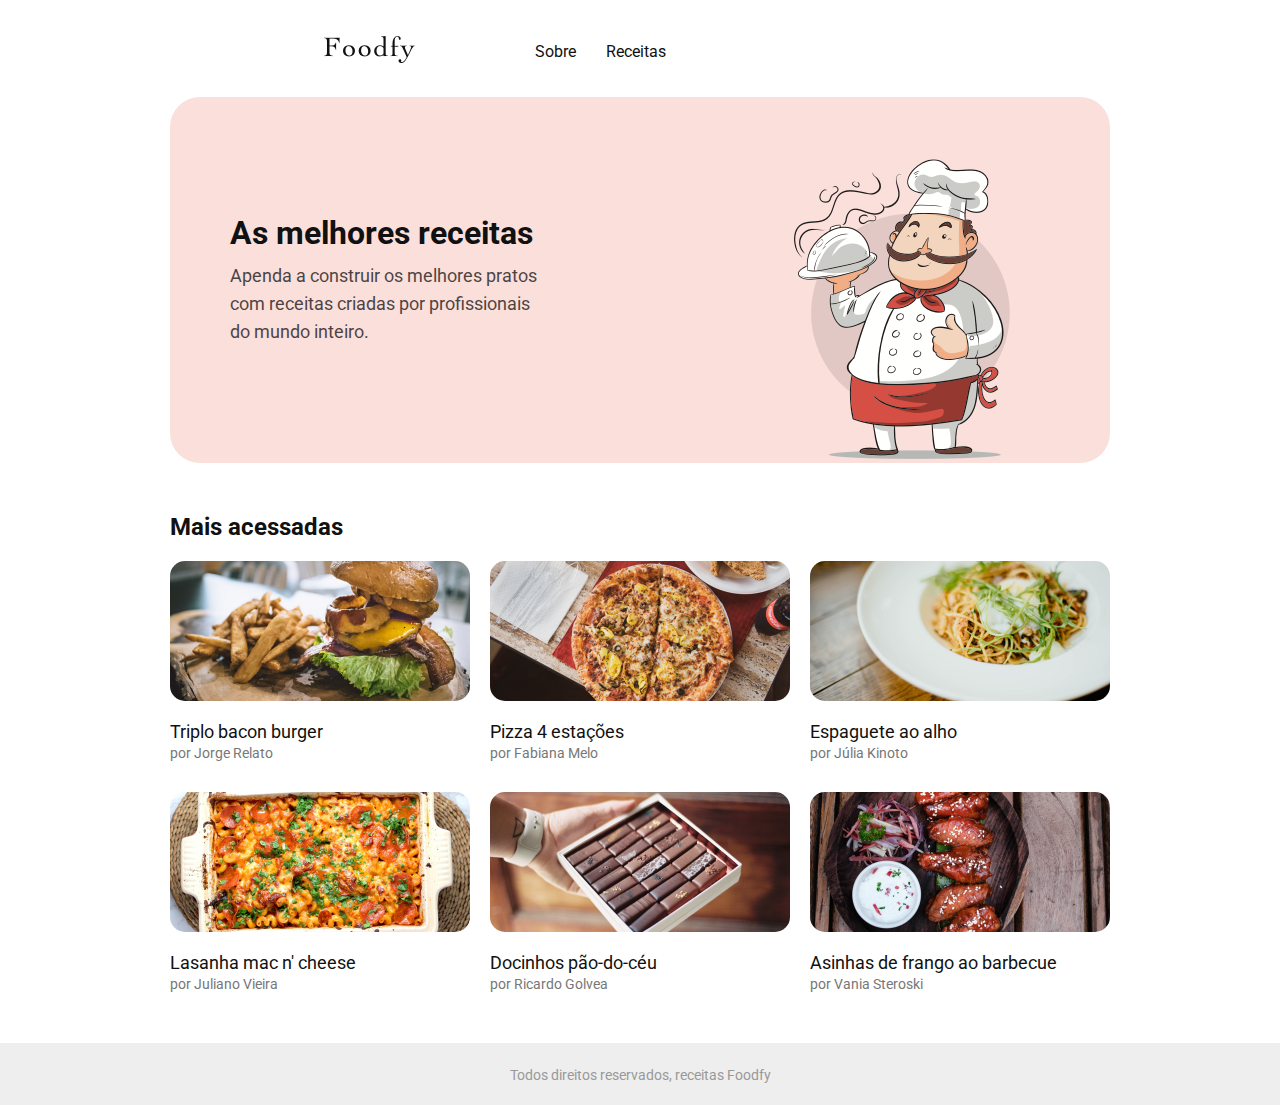
<file: index.html>
<!DOCTYPE html>
<html>
  <head>
    <title>Foodfy</title>
    <link rel="stylesheet" href="css/style.css" />
  </head>

  <body>
    <div class="wrapper">
      <header>
        <div class="links">
          <a href="index.html"><img src="assets/logo.png" /></a>
          <a href="about.html" class="page">Sobre</a>
          <a href="revenue.html" class="page">Receitas</a>
        </div>
      </header>

      <main>
        <div class="content" id="index-content">
          <div class="title">
            <div class="description">
              <h1>As melhores receitas</h1>
              <p>
                Apenda a construir os melhores pratos com receitas criadas por
                profissionais do mundo inteiro.
              </p>
            </div>
            <div class="image">
              <img src="assets/chef.png" />
            </div>
          </div>

          <div class="mostViewed">
            <h1>Mais acessadas</h1>

            <div class="cards">
              <div class="card">
                <div class="card_image">
                  <img src="assets/burger.png" />
                </div>
                <div class="card_title">
                  <span>Triplo bacon burger</span>
                </div>
                <div class="card_autor">
                  <span>por Jorge Relato</span>
                </div>
              </div>

              <div class="card">
                <div class="card_image">
                  <img src="assets/pizza.png" />
                </div>
                <div class="card_title">
                  <span>Pizza 4 estações</span>
                </div>
                <div class="card_autor">
                  <span>por Fabiana Melo</span>
                </div>
              </div>

              <div class="card">
                <div class="card_image">
                  <img src="assets/espaguete.png" />
                </div>
                <div class="card_title">
                  <span>Espaguete ao alho</span>
                </div>
                <div class="card_autor">
                  <span>por Júlia Kinoto</span>
                </div>
              </div>

              <div class="card">
                <div class="card_image">
                  <img src="assets/lasanha.png" />
                </div>
                <div class="card_title">
                  <span>Lasanha mac n' cheese</span>
                </div>
                <div class="card_autor">
                  <span>por Juliano Vieira</span>
                </div>
              </div>

              <div class="card">
                <div class="card_image">
                  <img src="assets/doce.png" />
                </div>
                <div class="card_title">
                  <span>Docinhos pão-do-céu</span>
                </div>
                <div class="card_autor">
                  <span>por Ricardo Golvea</span>
                </div>
              </div>

              <div class="card">
                <div class="card_image">
                  <img src="assets/asinhas.png" />
                </div>
                <div class="card_title">
                  <span>Asinhas de frango ao barbecue</span>
                </div>
                <div class="card_autor">
                  <span>por Vania Steroski</span>
                </div>
              </div>
            </div>
          </div>
        </div>
      </main>
      <footer>
        <div class="copyright">
          <span>Todos direitos reservados, receitas Foodfy</span>
        </div>
      </footer>
    </div>
  </body>
</html>
</file>
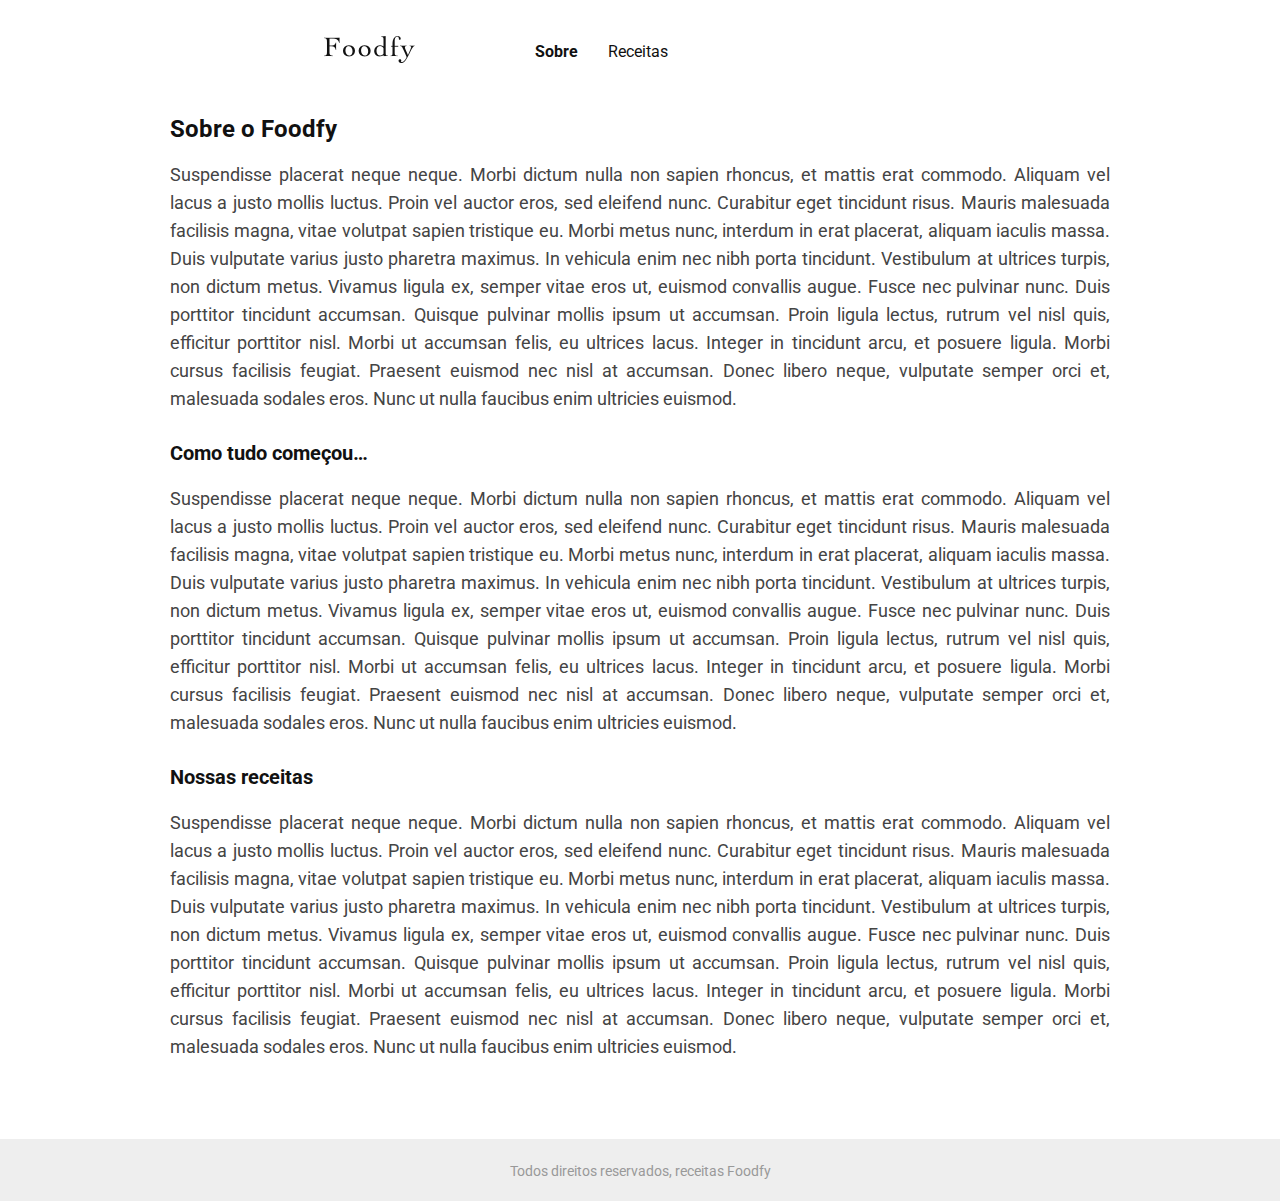
<file: about.html>
<!DOCTYPE html>
<html>
  <head>
    <meta charset="UTF-8" />
    <title>Sobre</title>
    <link rel="stylesheet" href="css/style.css" />
  </head>
  <body>
    <div class="wrapper">
      <header class="page">
        <div class="links">
          <a href="index.html" class="logo"><img src="assets/logo.png" /></a>
          <a href="about.html" class="page about bold">Sobre</a>
          <a href="revenue.html" class="page">Receitas</a>
        </div>
      </header>
      <main>
        <div class="content" id="about-content">
          <div class="text">
            <div class="titleText">
              <span>Sobre o Foodfy</span>
            </div>
            <p>
              Suspendisse placerat neque neque. Morbi dictum nulla non sapien
              rhoncus, et mattis erat commodo. Aliquam vel lacus a justo mollis
              luctus. Proin vel auctor eros, sed eleifend nunc. Curabitur eget
              tincidunt risus. Mauris malesuada facilisis magna, vitae volutpat
              sapien tristique eu. Morbi metus nunc, interdum in erat placerat,
              aliquam iaculis massa. Duis vulputate varius justo pharetra
              maximus. In vehicula enim nec nibh porta tincidunt. Vestibulum at
              ultrices turpis, non dictum metus. Vivamus ligula ex, semper vitae
              eros ut, euismod convallis augue. Fusce nec pulvinar nunc. Duis
              porttitor tincidunt accumsan. Quisque pulvinar mollis ipsum ut
              accumsan. Proin ligula lectus, rutrum vel nisl quis, efficitur
              porttitor nisl. Morbi ut accumsan felis, eu ultrices lacus.
              Integer in tincidunt arcu, et posuere ligula. Morbi cursus
              facilisis feugiat. Praesent euismod nec nisl at accumsan. Donec
              libero neque, vulputate semper orci et, malesuada sodales eros.
              Nunc ut nulla faucibus enim ultricies euismod.
            </p>
          </div>

          <div class="text">
            <div class="titleText">Como tudo começou…</div>
            <p>
              Suspendisse placerat neque neque. Morbi dictum nulla non sapien
              rhoncus, et mattis erat commodo. Aliquam vel lacus a justo mollis
              luctus. Proin vel auctor eros, sed eleifend nunc. Curabitur eget
              tincidunt risus. Mauris malesuada facilisis magna, vitae volutpat
              sapien tristique eu. Morbi metus nunc, interdum in erat placerat,
              aliquam iaculis massa. Duis vulputate varius justo pharetra
              maximus. In vehicula enim nec nibh porta tincidunt. Vestibulum at
              ultrices turpis, non dictum metus. Vivamus ligula ex, semper vitae
              eros ut, euismod convallis augue. Fusce nec pulvinar nunc. Duis
              porttitor tincidunt accumsan. Quisque pulvinar mollis ipsum ut
              accumsan. Proin ligula lectus, rutrum vel nisl quis, efficitur
              porttitor nisl. Morbi ut accumsan felis, eu ultrices lacus.
              Integer in tincidunt arcu, et posuere ligula. Morbi cursus
              facilisis feugiat. Praesent euismod nec nisl at accumsan. Donec
              libero neque, vulputate semper orci et, malesuada sodales eros.
              Nunc ut nulla faucibus enim ultricies euismod.
            </p>
          </div>

          <div class="text">
            <div class="titleText">Nossas receitas</div>
            <p>
              Suspendisse placerat neque neque. Morbi dictum nulla non sapien
              rhoncus, et mattis erat commodo. Aliquam vel lacus a justo mollis
              luctus. Proin vel auctor eros, sed eleifend nunc. Curabitur eget
              tincidunt risus. Mauris malesuada facilisis magna, vitae volutpat
              sapien tristique eu. Morbi metus nunc, interdum in erat placerat,
              aliquam iaculis massa. Duis vulputate varius justo pharetra
              maximus. In vehicula enim nec nibh porta tincidunt. Vestibulum at
              ultrices turpis, non dictum metus. Vivamus ligula ex, semper vitae
              eros ut, euismod convallis augue. Fusce nec pulvinar nunc. Duis
              porttitor tincidunt accumsan. Quisque pulvinar mollis ipsum ut
              accumsan. Proin ligula lectus, rutrum vel nisl quis, efficitur
              porttitor nisl. Morbi ut accumsan felis, eu ultrices lacus.
              Integer in tincidunt arcu, et posuere ligula. Morbi cursus
              facilisis feugiat. Praesent euismod nec nisl at accumsan. Donec
              libero neque, vulputate semper orci et, malesuada sodales eros.
              Nunc ut nulla faucibus enim ultricies euismod.
            </p>
          </div>
        </div>
      </main>
      <footer>
        <div class="copyright">
          <span>Todos direitos reservados, receitas Foodfy</span>
        </div>
      </footer>
    </div>
  </body>
</html>
</file>
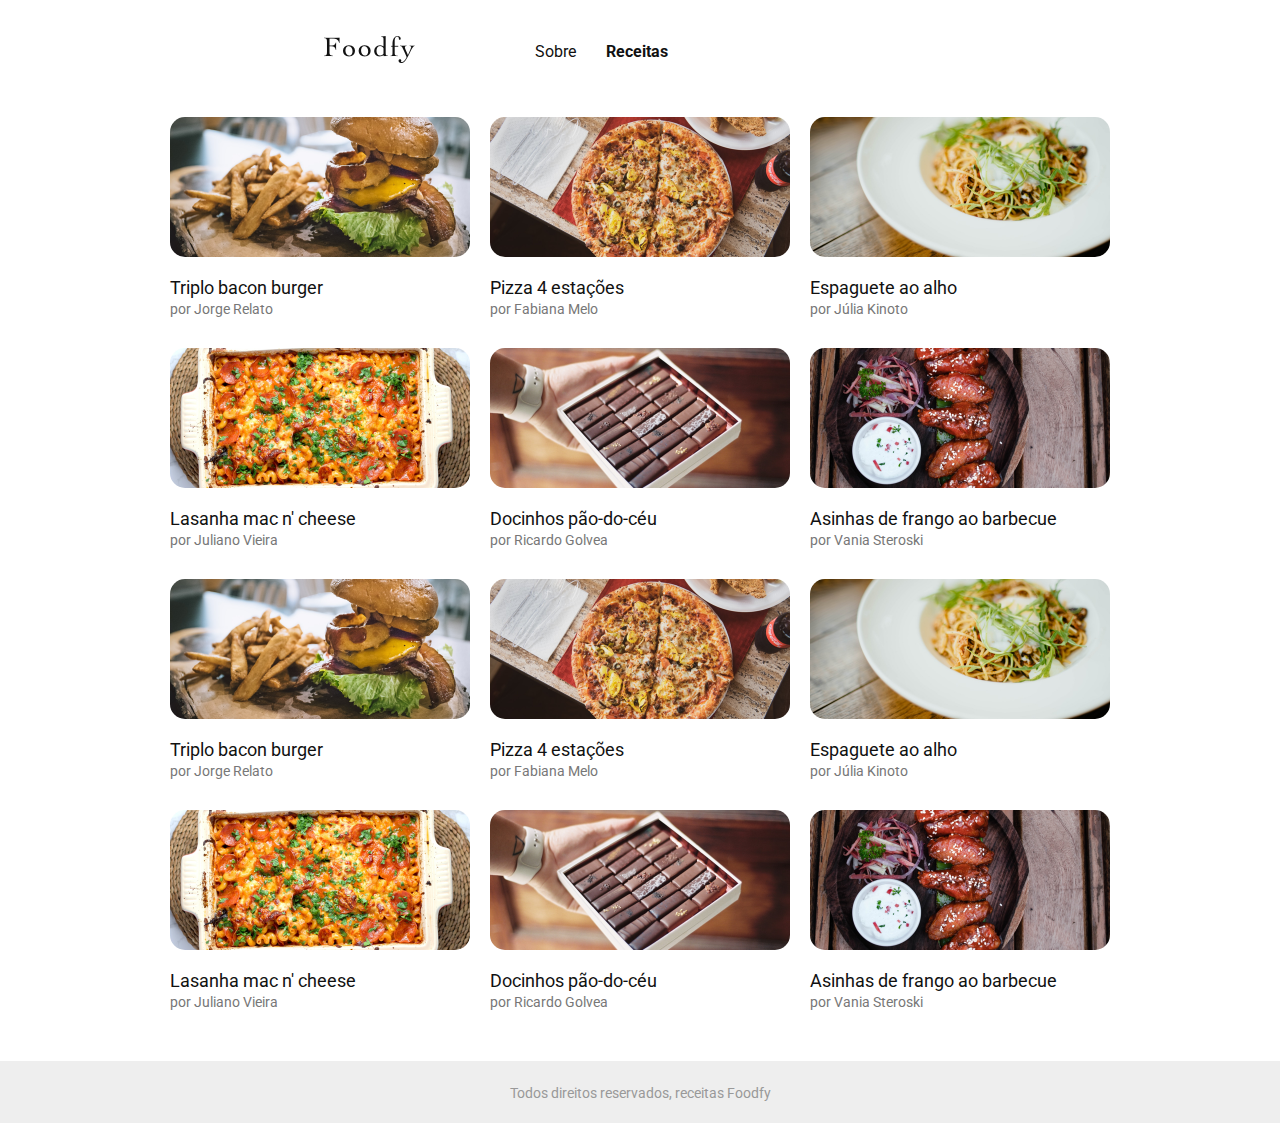
<file: revenue.html>
<!DOCTYPE html>
<html>
<head>
    <meta charset="UTF-8">
    <title>Receitas</title>
    <link rel="stylesheet" href="css/style.css">
    <link href="https://fonts.googleapis.com/icon?family=Material+Icons"
      rel="stylesheet">
</head>
<body>
    <div class="wrapper">
        <header class="page">
            <div class="links">
                <a href="index.html"><img src="assets/logo.png"></a>
                <a href="about.html" class="page">Sobre</a>
                <a href="revenue.html" class="page revenue bold">Receitas</a>
            </div>
        </header>
        <main>
            <div class="content revenue">
                <div class="cards">
                    <div class="card">
                        <div class="card_image">
                            <img src="assets/burger.png">
                        </div>
                        <div class="card_title">
                            <span>Triplo bacon burger</span>
                        </div>
                        <div class="card_autor">
                            <span>por Jorge Relato</span>
                        </div>
                    </div>

                    <div class="card">
                        <div class="card_image">
                            <img src="assets/pizza.png">
                        </div>
                        <div class="card_title">
                            <span>Pizza 4 estações</span>
                        </div>
                        <div class="card_autor">
                            <span>por Fabiana Melo</span>
                        </div>
                    </div>

                    <div class="card">
                        <div class="card_image">
                            <img src="assets/espaguete.png">
                        </div>
                        <div class="card_title">
                            <span>Espaguete ao alho</span>
                        </div>
                        <div class="card_autor">
                            <span>por Júlia Kinoto</span>
                        </div>
                    </div>

                    <div class="card">
                        <div class="card_image">
                            <img src="assets/lasanha.png">
                        </div>
                        <div class="card_title">
                            <span>Lasanha mac n' cheese</span>
                        </div>
                        <div class="card_autor">
                            <span>por Juliano Vieira</span>
                        </div>
                    </div>

                    <div class="card">
                        <div class="card_image">
                            <img src="assets/doce.png">
                        </div>
                        <div class="card_title">
                            <span>Docinhos pão-do-céu</span>
                        </div>
                        <div class="card_autor">
                            <span>por Ricardo Golvea</span>
                        </div>
                    </div>

                    <div class="card">
                        <div class="card_image">
                            <img src="assets/asinhas.png">
                        </div>
                        <div class="card_title">
                            <span>Asinhas de frango ao barbecue</span>
                        </div>
                        <div class="card_autor">
                            <span>por Vania Steroski</span>
                        </div>
                    </div>

                    <div class="card">
                        <div class="card_image">
                            <img src="assets/burger.png">
                        </div>
                        <div class="card_title">
                            <span>Triplo bacon burger</span>
                        </div>
                        <div class="card_autor">
                            <span>por Jorge Relato</span>
                        </div>
                    </div>

                    <div class="card">
                        <div class="card_image">
                            <img src="assets/pizza.png">
                        </div>
                        <div class="card_title">
                            <span>Pizza 4 estações</span>
                        </div>
                        <div class="card_autor">
                            <span>por Fabiana Melo</span>
                        </div>
                    </div>

                    <div class="card">
                        <div class="card_image">
                            <img src="assets/espaguete.png">
                        </div>
                        <div class="card_title">
                            <span>Espaguete ao alho</span>
                        </div>
                        <div class="card_autor">
                            <span>por Júlia Kinoto</span>
                        </div>
                    </div>

                    <div class="card">
                        <div class="card_image">
                            <img src="assets/lasanha.png">
                        </div>
                        <div class="card_title">
                            <span>Lasanha mac n' cheese</span>
                        </div>
                        <div class="card_autor">
                            <span>por Juliano Vieira</span>
                        </div>
                    </div>

                    <div class="card">
                        <div class="card_image">
                            <img src="assets/doce.png">
                        </div>
                        <div class="card_title">
                            <span>Docinhos pão-do-céu</span>
                        </div>
                        <div class="card_autor">
                            <span>por Ricardo Golvea</span>
                        </div>
                    </div>

                    <div class="card">
                        <div class="card_image">
                            <img src="assets/asinhas.png">
                        </div>
                        <div class="card_title">
                            <span>Asinhas de frango ao barbecue</span>
                        </div>
                        <div class="card_autor">
                            <span>por Vania Steroski</span>
                        </div>
                    </div>
                </div>
            </div>
        </main>
        <footer>
            <div class="copyright">
                <span>Todos direitos reservados, receitas Foodfy</span>
            </div>
        </footer>
    </div>
    <div class="modal-overlay">
        <div class="modal">       

            <div class="modal-content">
                <div class="content-image">
                    <img src="assets/asinhas.png">
                </div>                
                <div class="content-title">
                    <span class="title">Asinhas de frango ao barbecue</span>
                </div>
                <div class="content-autor">
                    <span class="autor">por Vania Steroski</span>
                </div>
            </div>

            <a class="close-modal">
                <span>Fechar modal</span>
            </a>
        </div>
    </div>
    <script src="js/script.js"></script>   
</body>
</html>
</file>
<file: css/style.css>
@import url('https://fonts.googleapis.com/css2?family=Roboto:wght@400;700&display=swap');


:root {
    --color-title: #111111;
    --color-subtitles: #777777;
    --color-text-content: #444444;
    --color-backgroung-title: #FBDFDB;
    --color-text-title: #000000;
    --color-background-footer: #EEEEEE;
    --color-text-footer: #999999;
    --color-about-text: #444444;
}

* {
    margin: 0;
    border: 0;
    padding: 0;
}

html, body {
    font-family: 'Roboto', sans-serif;
    height: 100%;
    width: 100%;
}

div.wrapper {
    min-height: 100%;
    display: grid;
    grid-template-columns: auto;
    grid-template-rows: auto 1fr auto;
    justify-items: center;
}

main div.content p {    
    font-size: 18px;    
    line-height: 28px;
}

/**HEADER**/

header {
    padding: 36.1px 0 30px 0;
    justify-self: stretch;
}

header div.links {
    margin-left: 25.3%;
    display: grid;
    grid-template-columns: auto auto auto;
    grid-row: auto;
    justify-content: start;
}

header div.links a.page {
    margin-right: 30px;
    color: var(--color-title);
    font-size: 16px;
    line-height: 19px;
    text-decoration: none;
    align-self: center;
}

header div.links a img {
    margin-right: 120px;
}

/***MAIN CONTENT***/

main {
    margin-bottom: 50px;
}

main div.content {
    display: grid;
    grid-template-rows: auto;
}

main div.content#index-content p{
    color: var(--color-text-title)

}

main div.content div.title {
    background: var(--color-backgroung-title);
    border-radius: 30px;
    border-radius: 30px;
    width: 940px;
    height: 366px;
    margin: 0 0 50px 0;
}

main div.title {
    display: grid;
    grid-template-columns: 1fr 1fr;
}

main div.title h1 {
    font-weight: bolder;
    font-size: 32px;
    color: var(--color-title);
}

main div.title div.description {
    margin: 117px 0 0 60px;
}

main div.title div.image {
    align-self: end;
    justify-self: end;
    margin-right: 100px;
}

main div.title p {
    opacity: 0.7;
    font-size: 18px;
    color: var(--color-text-title);
    line-height: 28px;
    max-width: 316px;
    max-height: 84px;
    padding-top: 10px;
}

main div.mostViewed h1 {
    font-weight: bold;
    font-size: 24px;
    color: var(--color-title);
    padding-bottom: 20px;
}

main .cards {
    display: grid;
    grid-template-columns: 1fr 1fr 1fr;
    column-gap: 20px;
    row-gap: 30px;
}

main .card_image img {
    border-radius: 15px;
    max-width: 300px;
    max-height: 140px;
}

main .card_title {
    padding-top: 15.56px;  
    padding-bottom: 1.56px;  
}

main .card_title span{
    font-size: 18px;
    color:  var(--color-title);
    max-width: 156px;
    max-height: 21px;
}

main .card_autor span{
    font-size: 14px;
    color:  var(--color-subtitles);
}

/*** FOOTER ***/
footer {
    display: grid;
    background: var(--color-background-footer);
    justify-self: stretch;
    justify-items: center;
    align-items: center;
    height: 62px;
    
}

footer .copyright span {
    font-size: 14px;
    color: var(--color-text-footer);    

}

/**BOLD TEXT**/

.bold {
    font-weight: bold;
}

/**ABOUT PAGE**/

header.page {
    padding: 36.1px 0 50px 0;
    justify-self: stretch;
}

main div.content div.titleText span {
    height: 28px;
    font-weight: bold;
    font-size: 24px;
    color: var(--color-title);
    padding-bottom: 20px;
}

main div.content div.titleText {
    height: 24px;
    font-weight: bold;
    font-size: 20px;
    line-height: 24px;
    color: var(--color-title);
    padding-bottom: 20px;
}

main div.content div.text p {
    text-align: justify;
}

main div.content#about-content p{
    max-width: 940px;
    height: 280px;
    color: var(--color-about-text);
}

/**REVENUE PAGE (MODAL)**/

.modal-overlay {
    background-color: rgba(0, 0, 0, 0.6);
    width: 100%;
    height: 100%;
    position: fixed;
    top: 0;
    opacity: 0;
    visibility: hidden;
}

.modal {
    background-color: white;
    margin: 25vh auto;
    width: 660px;
    height: 413px;
    border-radius: 16px;
    position: relative;
}

.modal-content {
    position: absolute;
    right: 30px;
    top: 30px;
    text-align: center;
}

.modal-content .content-image img {
    border-radius: 15px;
    width: 600px;
    height: 200px;    
}

.modal-content .content-title {
    margin-top: 16px;
}

.modal-content .content-title span {
    font-size: 24px;
    color: var(--color-title);
}

.modal-content .content-autor {
    margin-top: 5px;
}

.modal-content .content-autor span {
    font-size: 18px;
    color: #777777;
}

.close-modal {    
    position: absolute;
    left: 42%;
    bottom: 30px;
    cursor: pointer;
}

.close-modal span {
    font-size: 16px;
    color: var(--color-text-title);
}

/*==MODAL.ACTIVE==*/
.modal-overlay.active {
    opacity: 1;
    visibility: visible;
}
</file>
